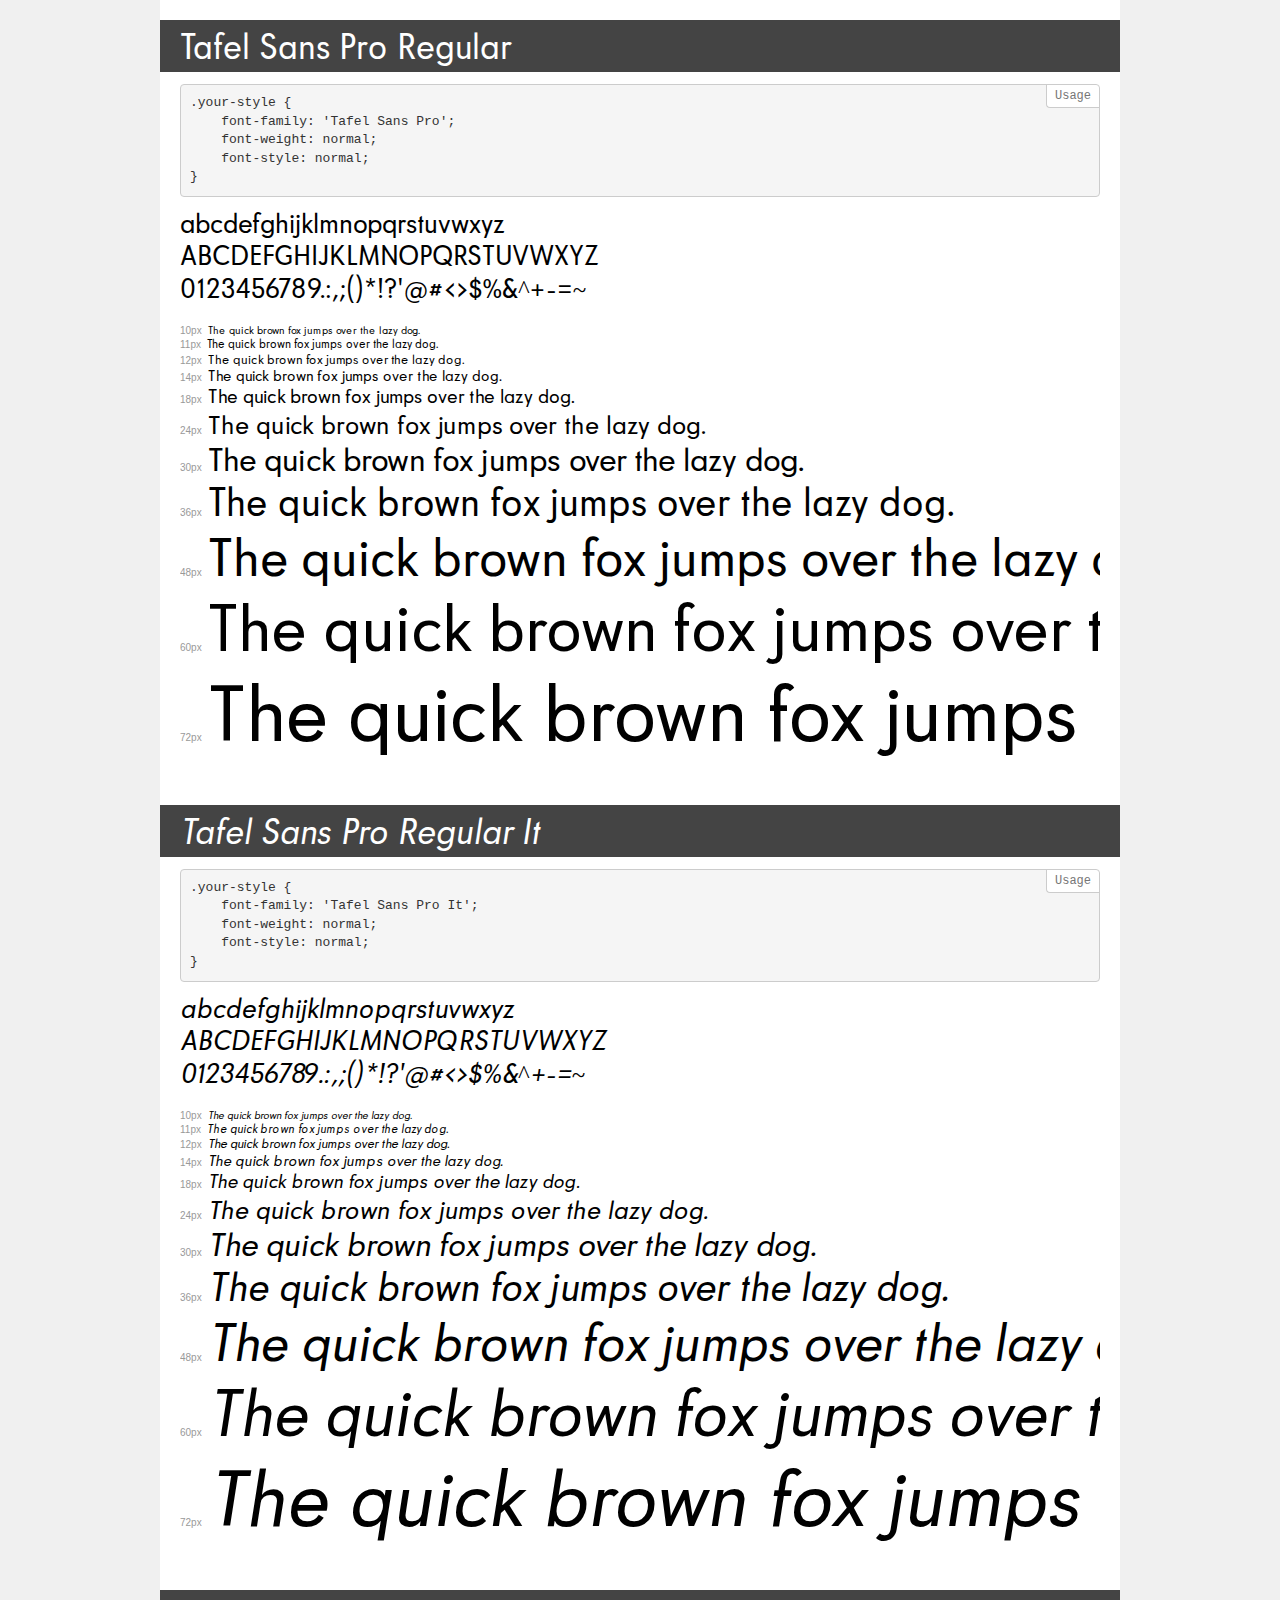
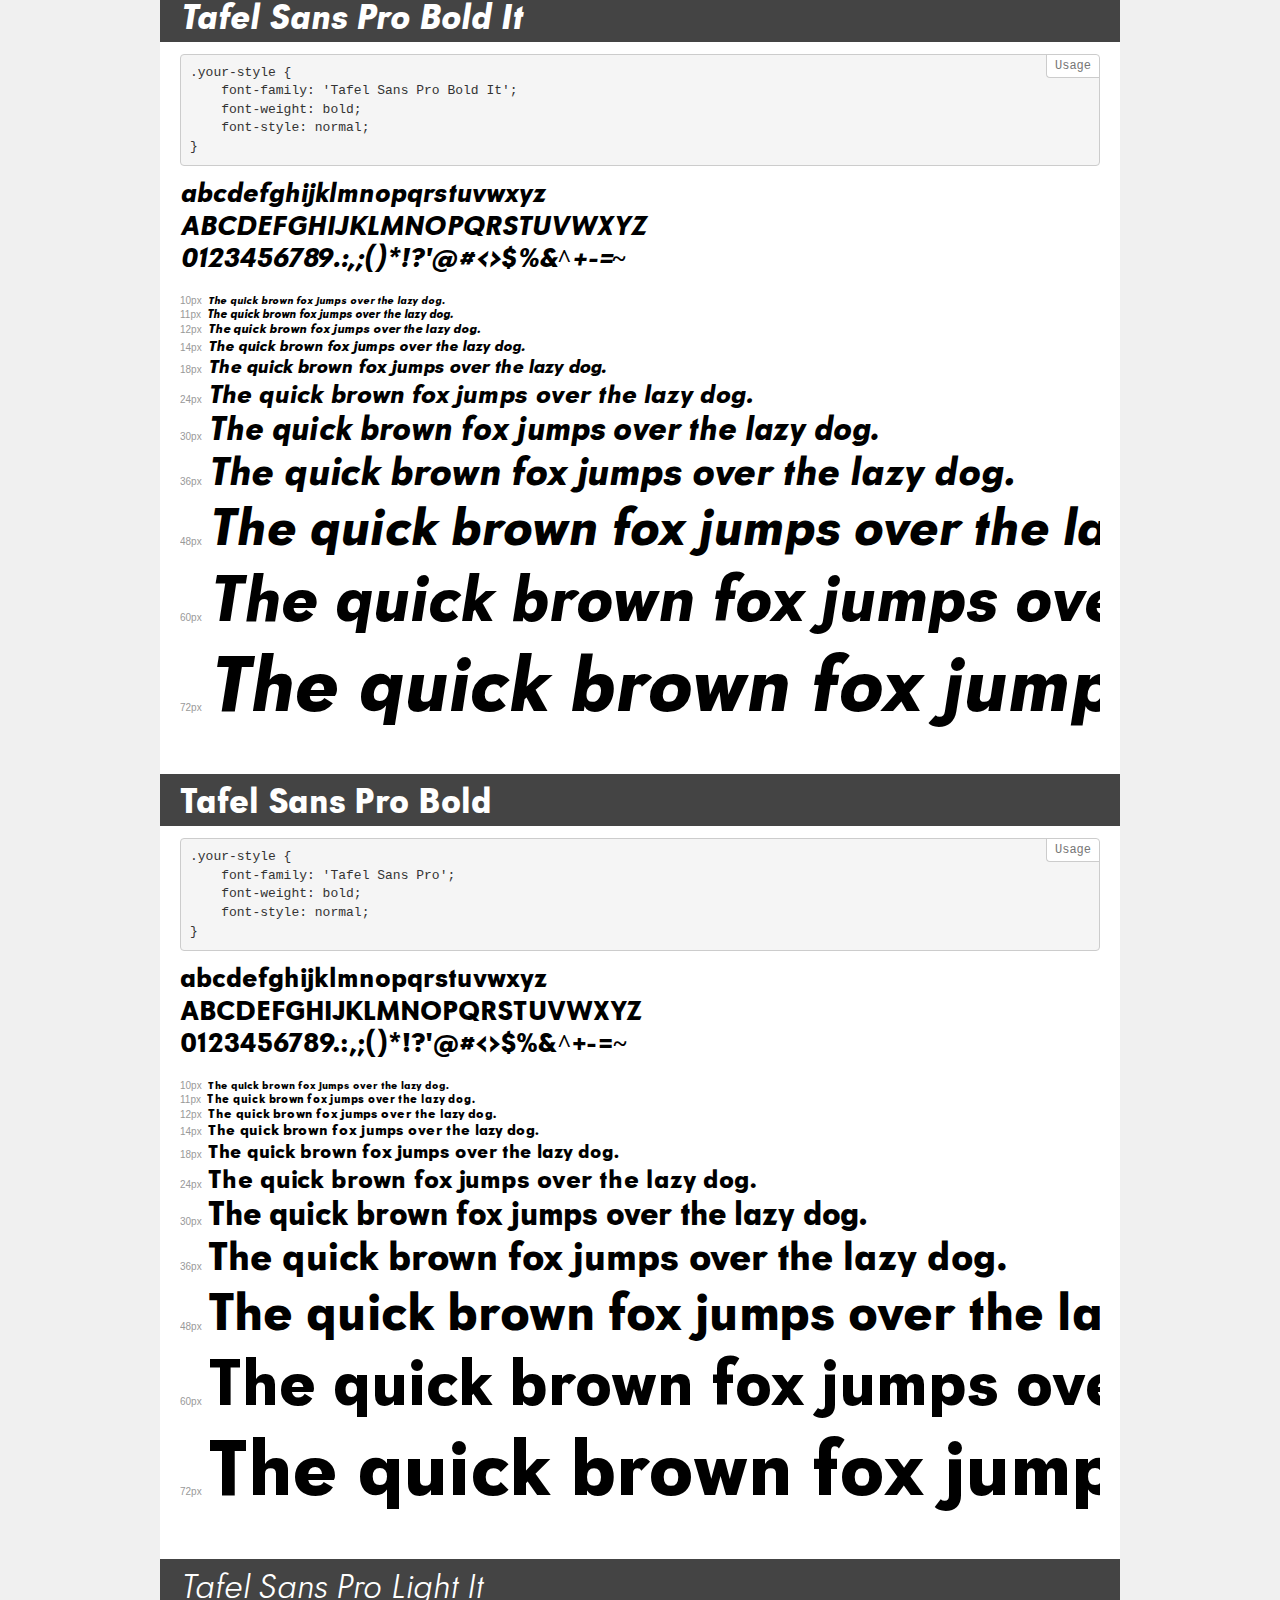
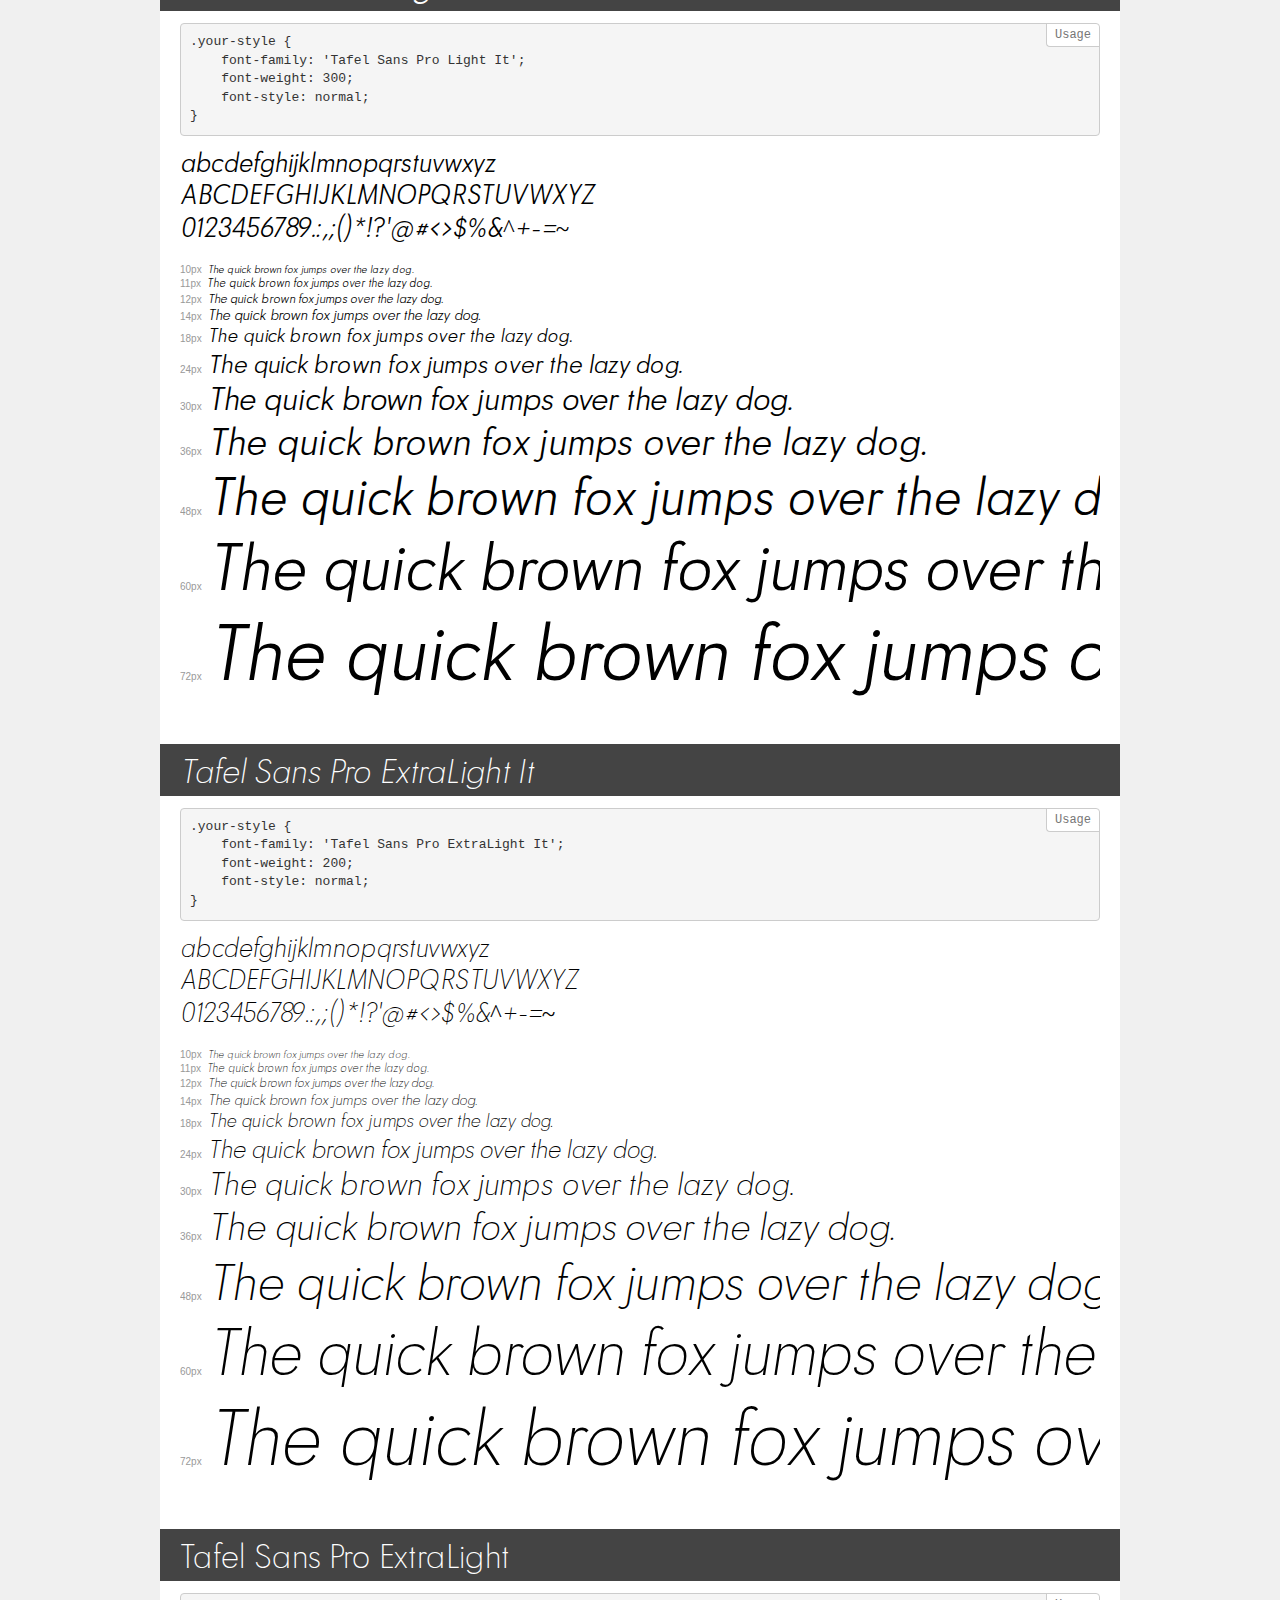
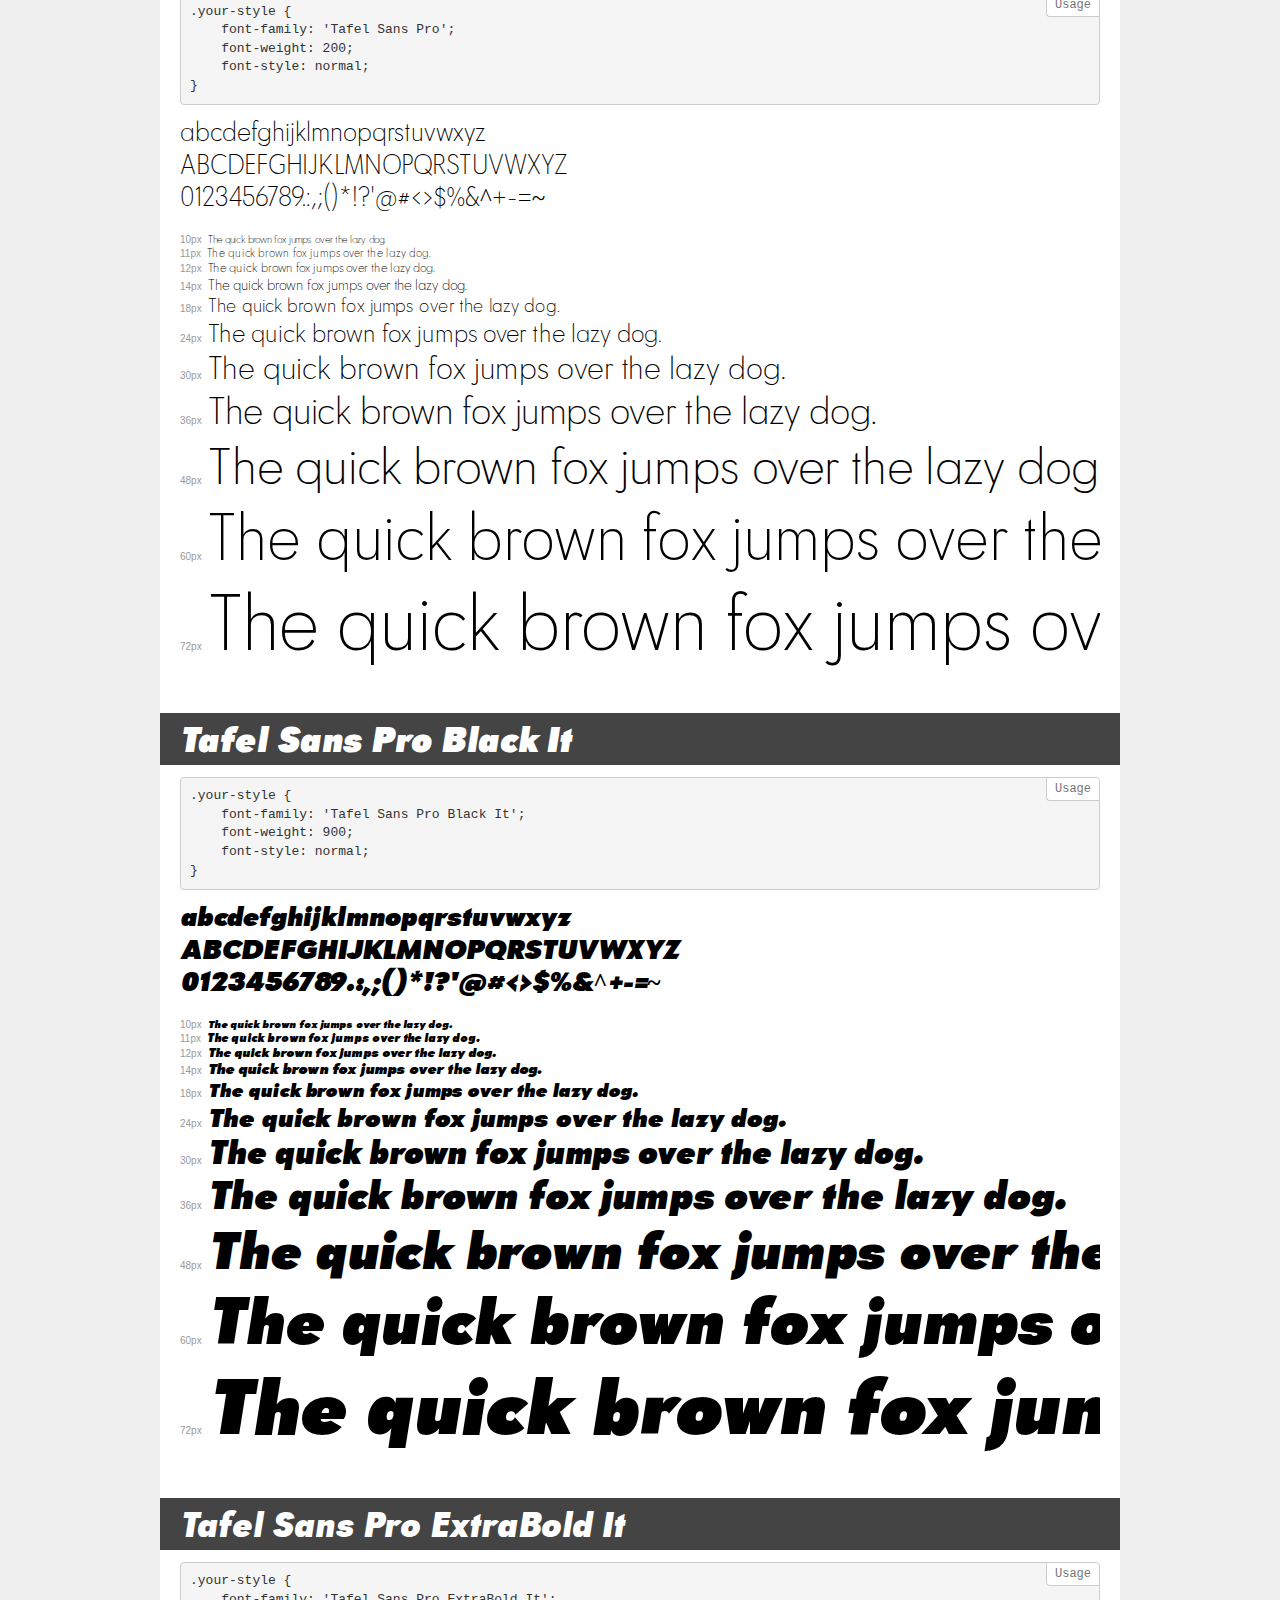
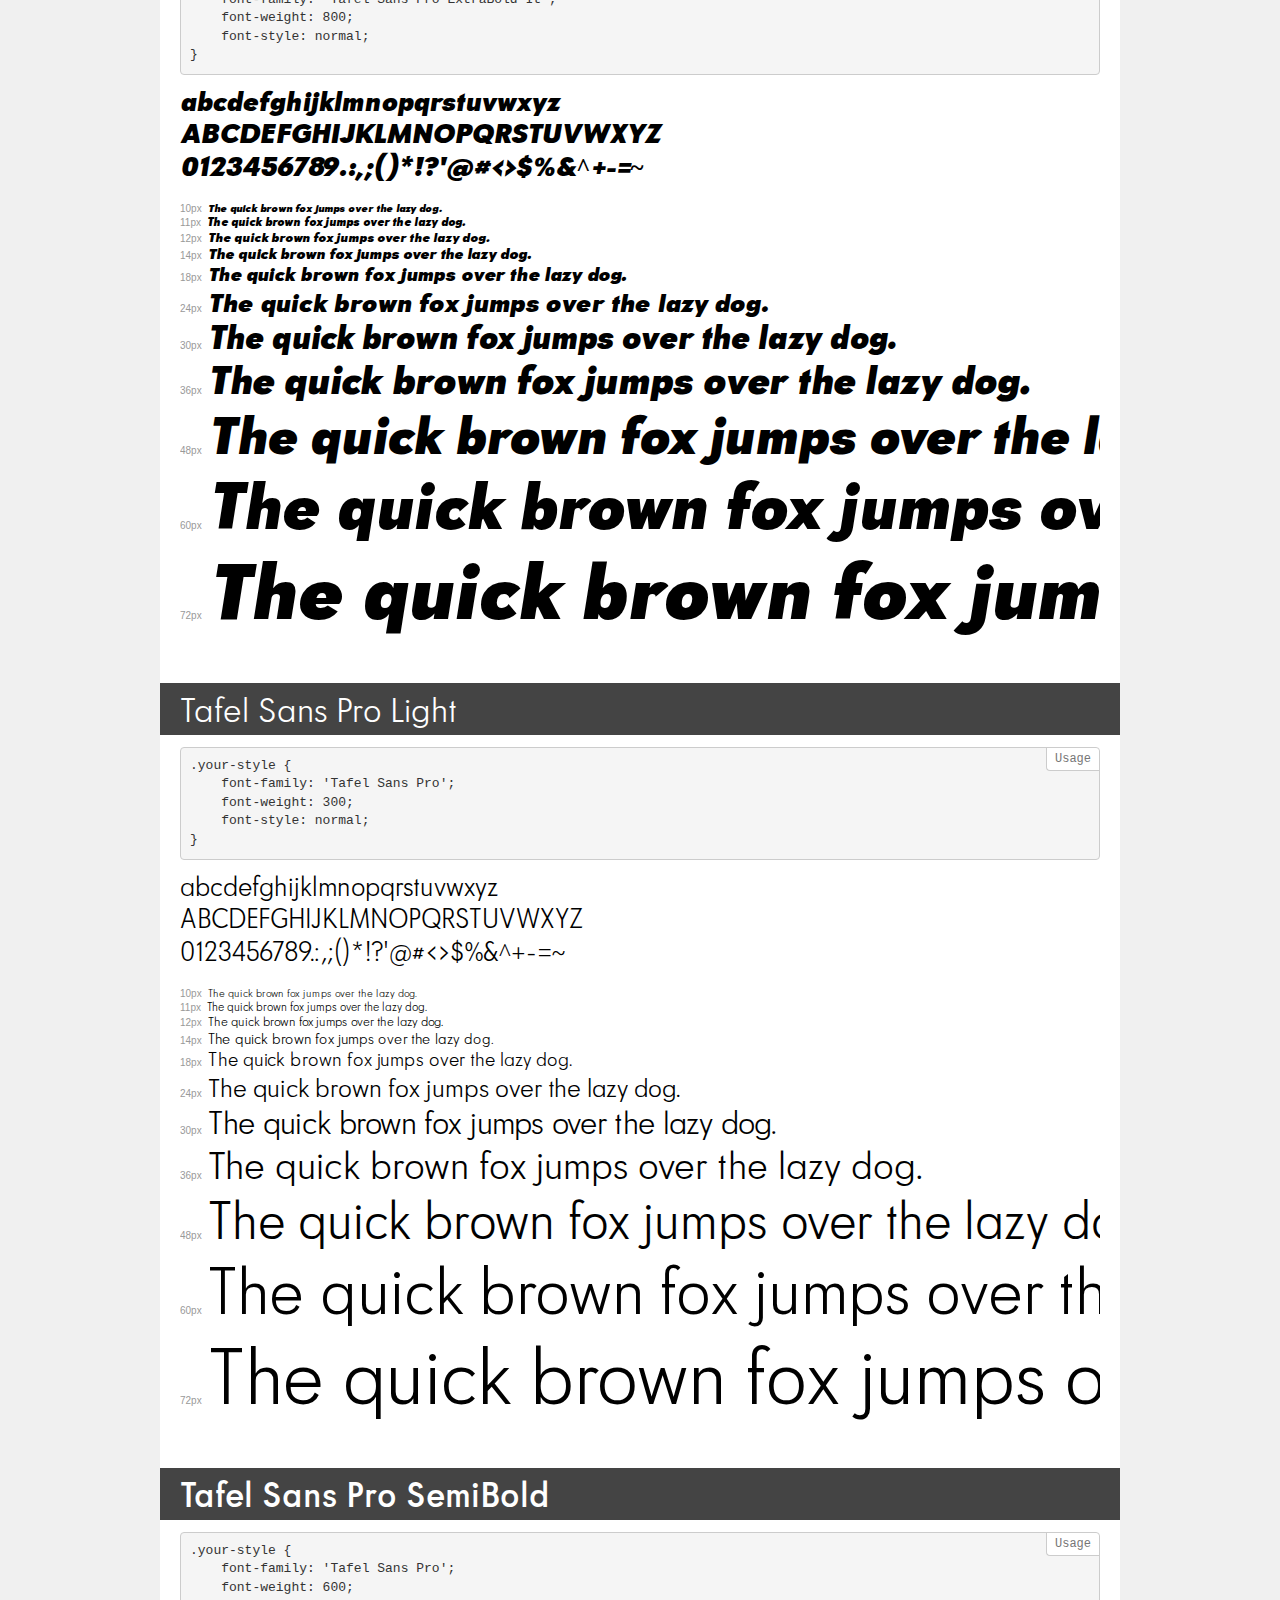
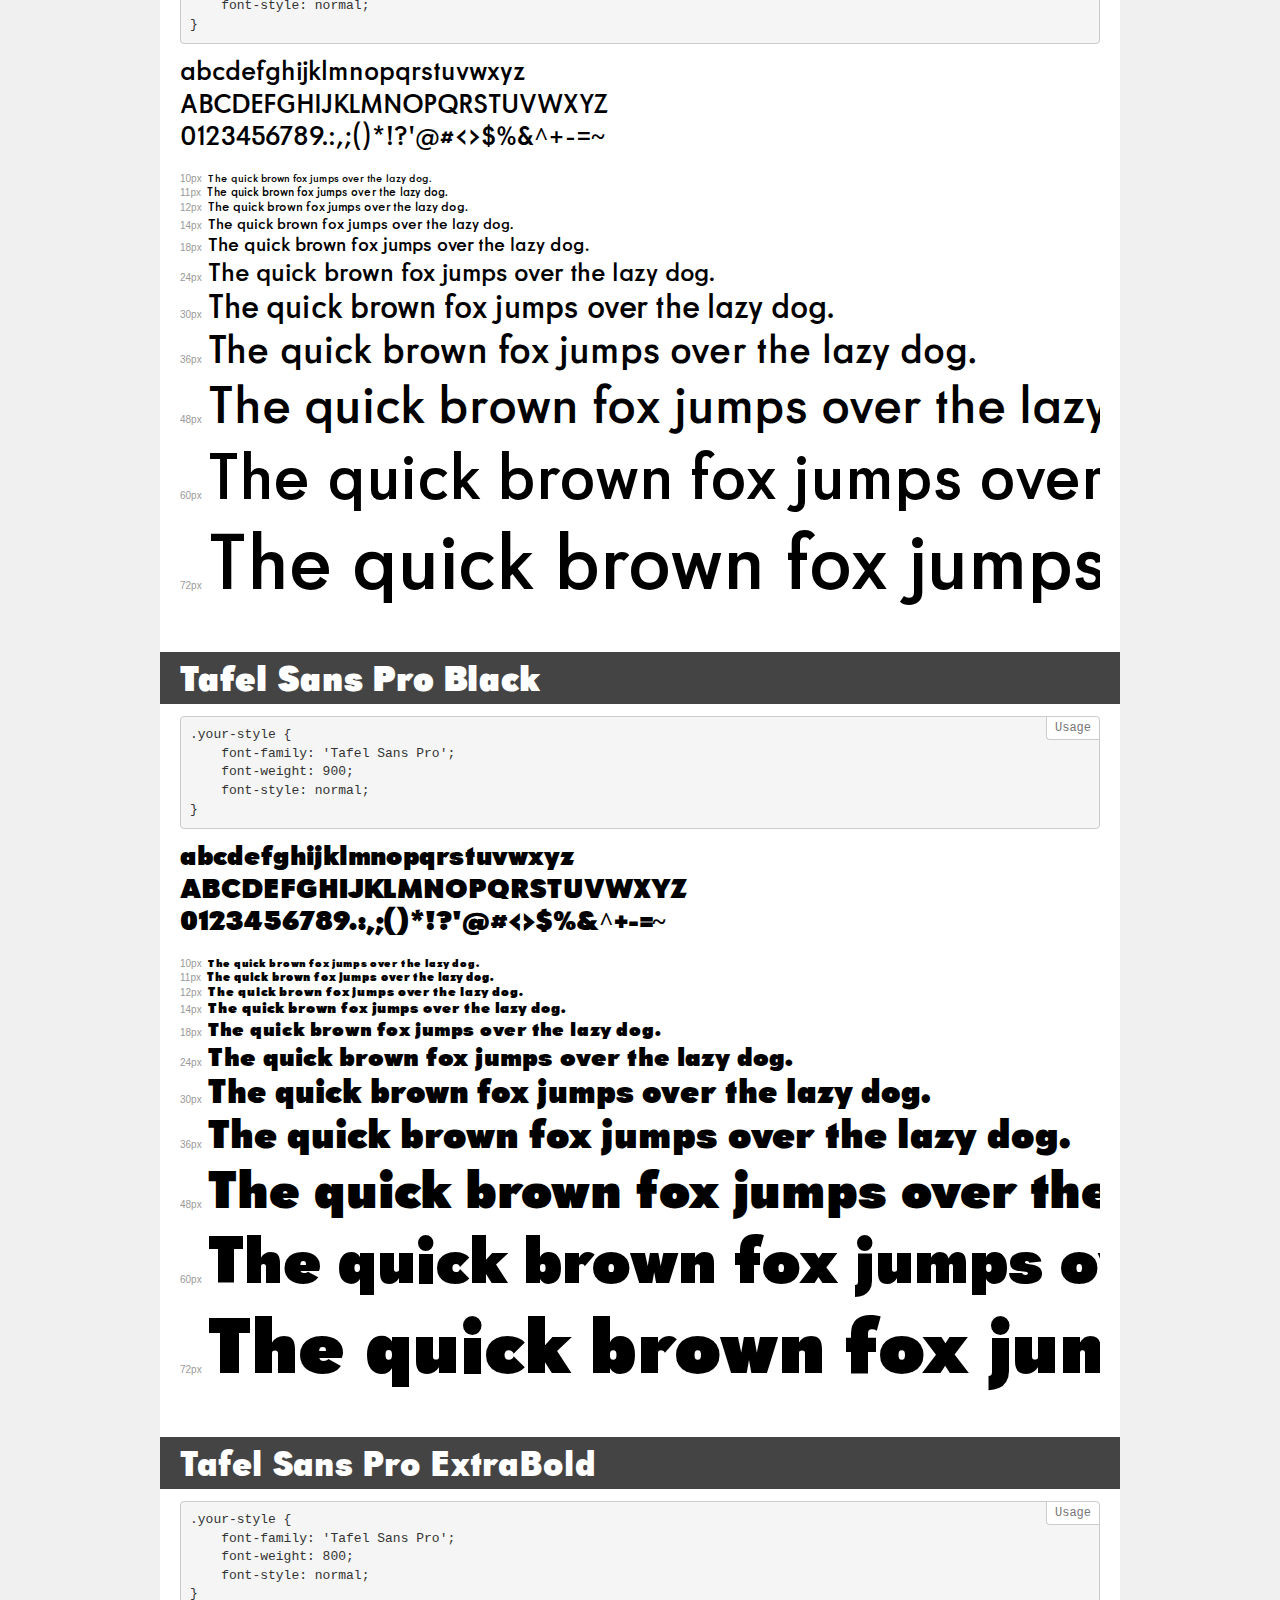
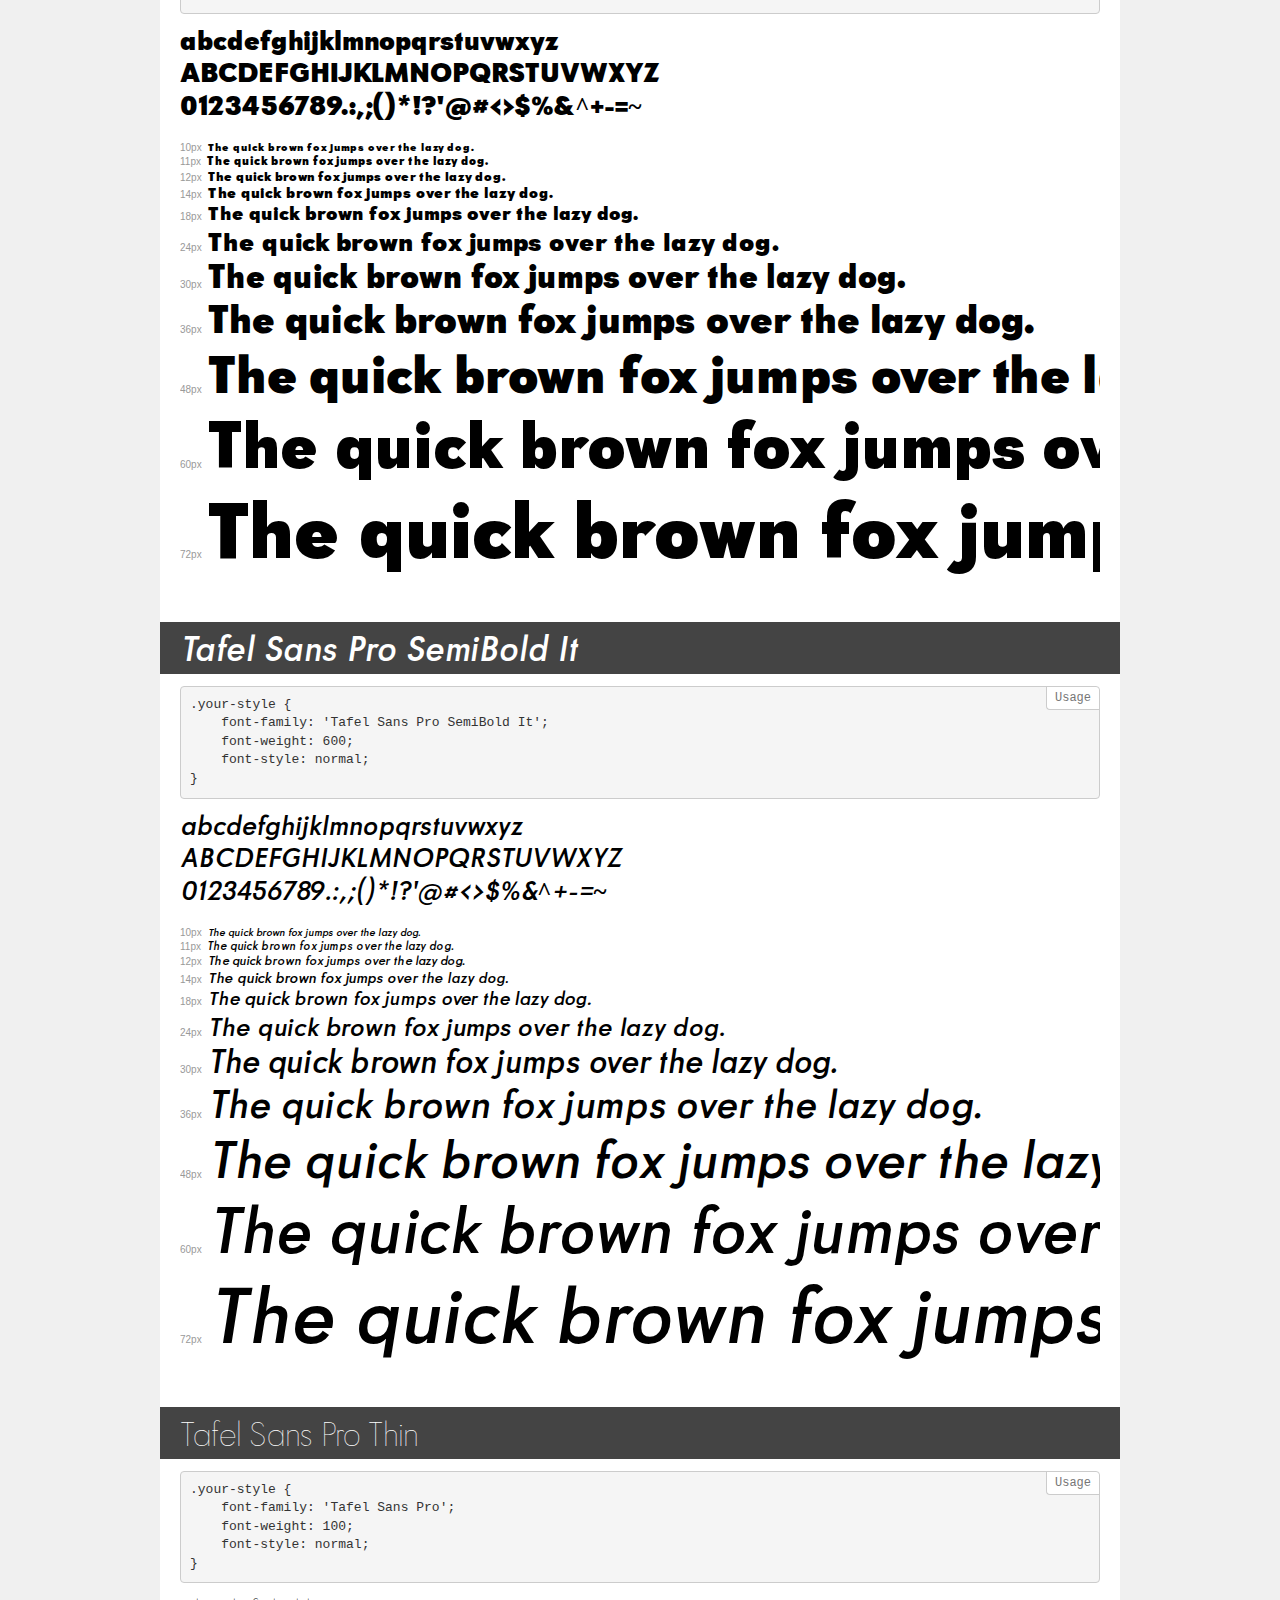
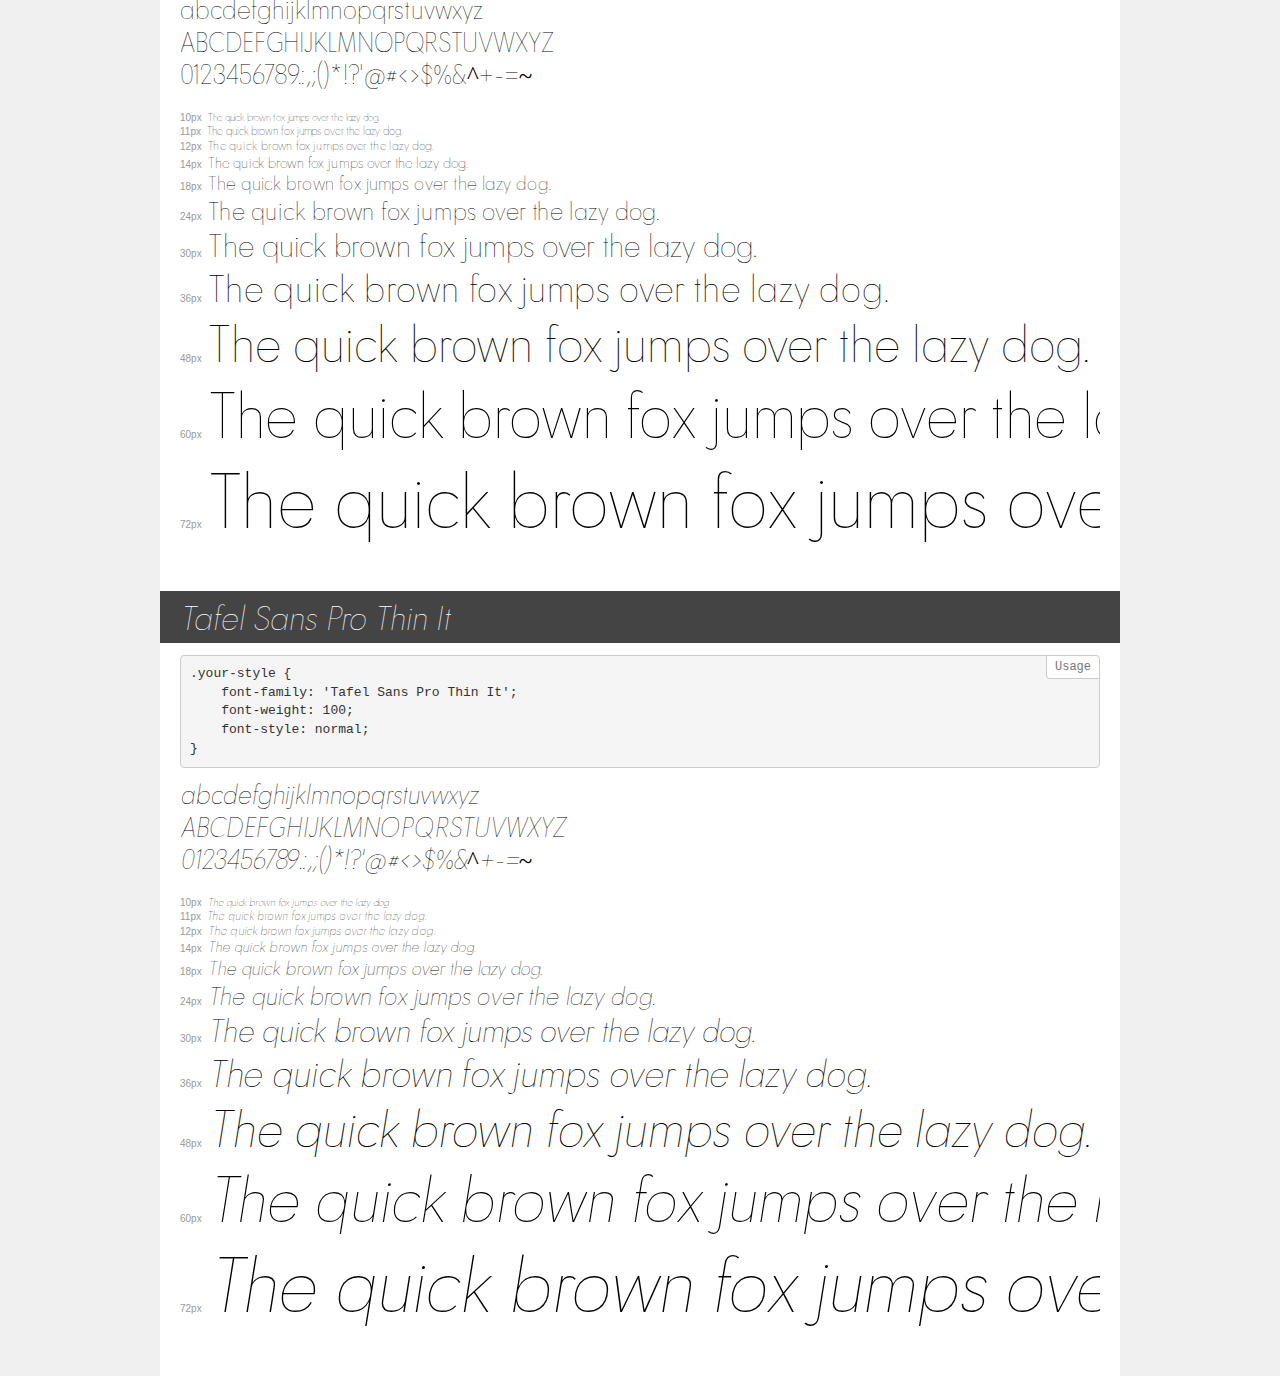
<file: assets/fonts/Tafel-Sans-Pro/demo.html>
<!DOCTYPE html>
<html lang="en">
<head>
    <meta charset="utf-8">
    <meta http-equiv="X-UA-Compatible" content="IE=edge">
    <meta name="viewport" content="width=device-width, initial-scale=1">
    <meta name="robots" content="noindex, noarchive">
    <meta name="format-detection" content="telephone=no">
    <title>Transfonter demo</title>
    <link href="stylesheet.css" rel="stylesheet">
    <style>
        /*
        http://meyerweb.com/eric/tools/css/reset/
        v2.0 | 20110126
        License: none (public domain)
        */
        html, body, div, span, applet, object, iframe,
        h1, h2, h3, h4, h5, h6, p, blockquote, pre,
        a, abbr, acronym, address, big, cite, code,
        del, dfn, em, img, ins, kbd, q, s, samp,
        small, strike, strong, sub, sup, tt, var,
        b, u, i, center,
        dl, dt, dd, ol, ul, li,
        fieldset, form, label, legend,
        table, caption, tbody, tfoot, thead, tr, th, td,
        article, aside, canvas, details, embed,
        figure, figcaption, footer, header, hgroup,
        menu, nav, output, ruby, section, summary,
        time, mark, audio, video {
            margin: 0;
            padding: 0;
            border: 0;
            font-size: 100%;
            font: inherit;
            vertical-align: baseline;
        }
        /* HTML5 display-role reset for older browsers */
        article, aside, details, figcaption, figure,
        footer, header, hgroup, menu, nav, section {
            display: block;
        }
        body {
            line-height: 1;
        }
        ol, ul {
            list-style: none;
        }
        blockquote, q {
            quotes: none;
        }
        blockquote:before, blockquote:after,
        q:before, q:after {
            content: '';
            content: none;
        }
        table {
            border-collapse: collapse;
            border-spacing: 0;
        }
        /* demo styles */
        body {
            background: #f0f0f0;
            color: #000;
        }
        .page {
            background: #fff;
            width: 920px;
            margin: 0 auto;
            padding: 20px 20px 0 20px;
            overflow: hidden;
        }
        .font-container {
            overflow-x: auto;
            overflow-y: hidden;
            margin-bottom: 40px;
            line-height: 1.3;
            white-space: nowrap;
            padding-bottom: 5px;
        }
        h1 {
            position: relative;
            background: #444;
            font-size: 32px;
            color: #fff;
            padding: 10px 20px;
            margin: 0 -20px 12px -20px;
        }
        .letters {
            font-size: 25px;
            margin-bottom: 20px;
        }
        .s10:before {
            content: '10px';
        }
        .s11:before {
            content: '11px';
        }
        .s12:before {
            content: '12px';
        }
        .s14:before {
            content: '14px';
        }
        .s18:before {
            content: '18px';
        }
        .s24:before {
            content: '24px';
        }
        .s30:before {
            content: '30px';
        }
        .s36:before {
            content: '36px';
        }
        .s48:before {
            content: '48px';
        }
        .s60:before {
            content: '60px';
        }
        .s72:before {
            content: '72px';
        }
        .s10:before, .s11:before, .s12:before, .s14:before,
        .s18:before, .s24:before, .s30:before, .s36:before,
        .s48:before, .s60:before, .s72:before {
            font-family: Arial, sans-serif;
            font-size: 10px;
            font-weight: normal;
            font-style: normal;
            color: #999;
            padding-right: 6px;
        }
        pre {
            display: block;
            position: relative;
            padding: 9px;
            margin: 0 0 10px;
            font-family: Monaco, Menlo, Consolas, "Courier New", monospace;
            font-size: 13px;
            line-height: 1.428571429;
            color: #333;
            font-weight: normal;
            font-style: normal;
            background-color: #f5f5f5;
            border: 1px solid #ccc;
            overflow-x: auto;
            border-radius: 4px;
        }
        pre:after {
            display: block;
            position: absolute;
            right: 0;
            top: 0;
            content: 'Usage';
            line-height: 1;
            padding: 5px 8px;
            font-size: 12px;
            color: #767676;
            background-color: #fff;
            border: 1px solid #ccc;
            border-right: none;
            border-top: none;
            border-radius: 0 4px 0 4px;
            z-index: 10;
        }
        /* responsive */
        @media (max-width: 959px) {
            .page {
                width: auto;
                margin: 0;
            }
        }
    </style>
</head>
<body>
<div class="page">
    <div class="demo">
        <h1 style="font-family: 'Tafel Sans Pro'; font-weight: normal; font-style: normal;">Tafel Sans Pro Regular</h1>
        <pre>.your-style {
    font-family: 'Tafel Sans Pro';
    font-weight: normal;
    font-style: normal;
}</pre>
        <div class="font-container" style="font-family: 'Tafel Sans Pro'; font-weight: normal; font-style: normal;">
            <p class="letters">
                abcdefghijklmnopqrstuvwxyz<br>
ABCDEFGHIJKLMNOPQRSTUVWXYZ<br>
                0123456789.:,;()*!?'@#<>$%&^+-=~
            </p>
            <p class="s10" style="font-size: 10px;">The quick brown fox jumps over the lazy dog.</p>
            <p class="s11" style="font-size: 11px;">The quick brown fox jumps over the lazy dog.</p>
            <p class="s12" style="font-size: 12px;">The quick brown fox jumps over the lazy dog.</p>
            <p class="s14" style="font-size: 14px;">The quick brown fox jumps over the lazy dog.</p>
            <p class="s18" style="font-size: 18px;">The quick brown fox jumps over the lazy dog.</p>
            <p class="s24" style="font-size: 24px;">The quick brown fox jumps over the lazy dog.</p>
            <p class="s30" style="font-size: 30px;">The quick brown fox jumps over the lazy dog.</p>
            <p class="s36" style="font-size: 36px;">The quick brown fox jumps over the lazy dog.</p>
            <p class="s48" style="font-size: 48px;">The quick brown fox jumps over the lazy dog.</p>
            <p class="s60" style="font-size: 60px;">The quick brown fox jumps over the lazy dog.</p>
            <p class="s72" style="font-size: 72px;">The quick brown fox jumps over the lazy dog.</p>
        </div>
    </div>
    <div class="demo">
        <h1 style="font-family: 'Tafel Sans Pro It'; font-weight: normal; font-style: normal;">Tafel Sans Pro Regular It</h1>
        <pre>.your-style {
    font-family: 'Tafel Sans Pro It';
    font-weight: normal;
    font-style: normal;
}</pre>
        <div class="font-container" style="font-family: 'Tafel Sans Pro It'; font-weight: normal; font-style: normal;">
            <p class="letters">
                abcdefghijklmnopqrstuvwxyz<br>
ABCDEFGHIJKLMNOPQRSTUVWXYZ<br>
                0123456789.:,;()*!?'@#<>$%&^+-=~
            </p>
            <p class="s10" style="font-size: 10px;">The quick brown fox jumps over the lazy dog.</p>
            <p class="s11" style="font-size: 11px;">The quick brown fox jumps over the lazy dog.</p>
            <p class="s12" style="font-size: 12px;">The quick brown fox jumps over the lazy dog.</p>
            <p class="s14" style="font-size: 14px;">The quick brown fox jumps over the lazy dog.</p>
            <p class="s18" style="font-size: 18px;">The quick brown fox jumps over the lazy dog.</p>
            <p class="s24" style="font-size: 24px;">The quick brown fox jumps over the lazy dog.</p>
            <p class="s30" style="font-size: 30px;">The quick brown fox jumps over the lazy dog.</p>
            <p class="s36" style="font-size: 36px;">The quick brown fox jumps over the lazy dog.</p>
            <p class="s48" style="font-size: 48px;">The quick brown fox jumps over the lazy dog.</p>
            <p class="s60" style="font-size: 60px;">The quick brown fox jumps over the lazy dog.</p>
            <p class="s72" style="font-size: 72px;">The quick brown fox jumps over the lazy dog.</p>
        </div>
    </div>
    <div class="demo">
        <h1 style="font-family: 'Tafel Sans Pro Bold It'; font-weight: bold; font-style: normal;">Tafel Sans Pro Bold It</h1>
        <pre>.your-style {
    font-family: 'Tafel Sans Pro Bold It';
    font-weight: bold;
    font-style: normal;
}</pre>
        <div class="font-container" style="font-family: 'Tafel Sans Pro Bold It'; font-weight: bold; font-style: normal;">
            <p class="letters">
                abcdefghijklmnopqrstuvwxyz<br>
ABCDEFGHIJKLMNOPQRSTUVWXYZ<br>
                0123456789.:,;()*!?'@#<>$%&^+-=~
            </p>
            <p class="s10" style="font-size: 10px;">The quick brown fox jumps over the lazy dog.</p>
            <p class="s11" style="font-size: 11px;">The quick brown fox jumps over the lazy dog.</p>
            <p class="s12" style="font-size: 12px;">The quick brown fox jumps over the lazy dog.</p>
            <p class="s14" style="font-size: 14px;">The quick brown fox jumps over the lazy dog.</p>
            <p class="s18" style="font-size: 18px;">The quick brown fox jumps over the lazy dog.</p>
            <p class="s24" style="font-size: 24px;">The quick brown fox jumps over the lazy dog.</p>
            <p class="s30" style="font-size: 30px;">The quick brown fox jumps over the lazy dog.</p>
            <p class="s36" style="font-size: 36px;">The quick brown fox jumps over the lazy dog.</p>
            <p class="s48" style="font-size: 48px;">The quick brown fox jumps over the lazy dog.</p>
            <p class="s60" style="font-size: 60px;">The quick brown fox jumps over the lazy dog.</p>
            <p class="s72" style="font-size: 72px;">The quick brown fox jumps over the lazy dog.</p>
        </div>
    </div>
    <div class="demo">
        <h1 style="font-family: 'Tafel Sans Pro'; font-weight: bold; font-style: normal;">Tafel Sans Pro Bold</h1>
        <pre>.your-style {
    font-family: 'Tafel Sans Pro';
    font-weight: bold;
    font-style: normal;
}</pre>
        <div class="font-container" style="font-family: 'Tafel Sans Pro'; font-weight: bold; font-style: normal;">
            <p class="letters">
                abcdefghijklmnopqrstuvwxyz<br>
ABCDEFGHIJKLMNOPQRSTUVWXYZ<br>
                0123456789.:,;()*!?'@#<>$%&^+-=~
            </p>
            <p class="s10" style="font-size: 10px;">The quick brown fox jumps over the lazy dog.</p>
            <p class="s11" style="font-size: 11px;">The quick brown fox jumps over the lazy dog.</p>
            <p class="s12" style="font-size: 12px;">The quick brown fox jumps over the lazy dog.</p>
            <p class="s14" style="font-size: 14px;">The quick brown fox jumps over the lazy dog.</p>
            <p class="s18" style="font-size: 18px;">The quick brown fox jumps over the lazy dog.</p>
            <p class="s24" style="font-size: 24px;">The quick brown fox jumps over the lazy dog.</p>
            <p class="s30" style="font-size: 30px;">The quick brown fox jumps over the lazy dog.</p>
            <p class="s36" style="font-size: 36px;">The quick brown fox jumps over the lazy dog.</p>
            <p class="s48" style="font-size: 48px;">The quick brown fox jumps over the lazy dog.</p>
            <p class="s60" style="font-size: 60px;">The quick brown fox jumps over the lazy dog.</p>
            <p class="s72" style="font-size: 72px;">The quick brown fox jumps over the lazy dog.</p>
        </div>
    </div>
    <div class="demo">
        <h1 style="font-family: 'Tafel Sans Pro Light It'; font-weight: 300; font-style: normal;">Tafel Sans Pro Light It</h1>
        <pre>.your-style {
    font-family: 'Tafel Sans Pro Light It';
    font-weight: 300;
    font-style: normal;
}</pre>
        <div class="font-container" style="font-family: 'Tafel Sans Pro Light It'; font-weight: 300; font-style: normal;">
            <p class="letters">
                abcdefghijklmnopqrstuvwxyz<br>
ABCDEFGHIJKLMNOPQRSTUVWXYZ<br>
                0123456789.:,;()*!?'@#<>$%&^+-=~
            </p>
            <p class="s10" style="font-size: 10px;">The quick brown fox jumps over the lazy dog.</p>
            <p class="s11" style="font-size: 11px;">The quick brown fox jumps over the lazy dog.</p>
            <p class="s12" style="font-size: 12px;">The quick brown fox jumps over the lazy dog.</p>
            <p class="s14" style="font-size: 14px;">The quick brown fox jumps over the lazy dog.</p>
            <p class="s18" style="font-size: 18px;">The quick brown fox jumps over the lazy dog.</p>
            <p class="s24" style="font-size: 24px;">The quick brown fox jumps over the lazy dog.</p>
            <p class="s30" style="font-size: 30px;">The quick brown fox jumps over the lazy dog.</p>
            <p class="s36" style="font-size: 36px;">The quick brown fox jumps over the lazy dog.</p>
            <p class="s48" style="font-size: 48px;">The quick brown fox jumps over the lazy dog.</p>
            <p class="s60" style="font-size: 60px;">The quick brown fox jumps over the lazy dog.</p>
            <p class="s72" style="font-size: 72px;">The quick brown fox jumps over the lazy dog.</p>
        </div>
    </div>
    <div class="demo">
        <h1 style="font-family: 'Tafel Sans Pro ExtraLight It'; font-weight: 200; font-style: normal;">Tafel Sans Pro ExtraLight It</h1>
        <pre>.your-style {
    font-family: 'Tafel Sans Pro ExtraLight It';
    font-weight: 200;
    font-style: normal;
}</pre>
        <div class="font-container" style="font-family: 'Tafel Sans Pro ExtraLight It'; font-weight: 200; font-style: normal;">
            <p class="letters">
                abcdefghijklmnopqrstuvwxyz<br>
ABCDEFGHIJKLMNOPQRSTUVWXYZ<br>
                0123456789.:,;()*!?'@#<>$%&^+-=~
            </p>
            <p class="s10" style="font-size: 10px;">The quick brown fox jumps over the lazy dog.</p>
            <p class="s11" style="font-size: 11px;">The quick brown fox jumps over the lazy dog.</p>
            <p class="s12" style="font-size: 12px;">The quick brown fox jumps over the lazy dog.</p>
            <p class="s14" style="font-size: 14px;">The quick brown fox jumps over the lazy dog.</p>
            <p class="s18" style="font-size: 18px;">The quick brown fox jumps over the lazy dog.</p>
            <p class="s24" style="font-size: 24px;">The quick brown fox jumps over the lazy dog.</p>
            <p class="s30" style="font-size: 30px;">The quick brown fox jumps over the lazy dog.</p>
            <p class="s36" style="font-size: 36px;">The quick brown fox jumps over the lazy dog.</p>
            <p class="s48" style="font-size: 48px;">The quick brown fox jumps over the lazy dog.</p>
            <p class="s60" style="font-size: 60px;">The quick brown fox jumps over the lazy dog.</p>
            <p class="s72" style="font-size: 72px;">The quick brown fox jumps over the lazy dog.</p>
        </div>
    </div>
    <div class="demo">
        <h1 style="font-family: 'Tafel Sans Pro'; font-weight: 200; font-style: normal;">Tafel Sans Pro ExtraLight</h1>
        <pre>.your-style {
    font-family: 'Tafel Sans Pro';
    font-weight: 200;
    font-style: normal;
}</pre>
        <div class="font-container" style="font-family: 'Tafel Sans Pro'; font-weight: 200; font-style: normal;">
            <p class="letters">
                abcdefghijklmnopqrstuvwxyz<br>
ABCDEFGHIJKLMNOPQRSTUVWXYZ<br>
                0123456789.:,;()*!?'@#<>$%&^+-=~
            </p>
            <p class="s10" style="font-size: 10px;">The quick brown fox jumps over the lazy dog.</p>
            <p class="s11" style="font-size: 11px;">The quick brown fox jumps over the lazy dog.</p>
            <p class="s12" style="font-size: 12px;">The quick brown fox jumps over the lazy dog.</p>
            <p class="s14" style="font-size: 14px;">The quick brown fox jumps over the lazy dog.</p>
            <p class="s18" style="font-size: 18px;">The quick brown fox jumps over the lazy dog.</p>
            <p class="s24" style="font-size: 24px;">The quick brown fox jumps over the lazy dog.</p>
            <p class="s30" style="font-size: 30px;">The quick brown fox jumps over the lazy dog.</p>
            <p class="s36" style="font-size: 36px;">The quick brown fox jumps over the lazy dog.</p>
            <p class="s48" style="font-size: 48px;">The quick brown fox jumps over the lazy dog.</p>
            <p class="s60" style="font-size: 60px;">The quick brown fox jumps over the lazy dog.</p>
            <p class="s72" style="font-size: 72px;">The quick brown fox jumps over the lazy dog.</p>
        </div>
    </div>
    <div class="demo">
        <h1 style="font-family: 'Tafel Sans Pro Black It'; font-weight: 900; font-style: normal;">Tafel Sans Pro Black It</h1>
        <pre>.your-style {
    font-family: 'Tafel Sans Pro Black It';
    font-weight: 900;
    font-style: normal;
}</pre>
        <div class="font-container" style="font-family: 'Tafel Sans Pro Black It'; font-weight: 900; font-style: normal;">
            <p class="letters">
                abcdefghijklmnopqrstuvwxyz<br>
ABCDEFGHIJKLMNOPQRSTUVWXYZ<br>
                0123456789.:,;()*!?'@#<>$%&^+-=~
            </p>
            <p class="s10" style="font-size: 10px;">The quick brown fox jumps over the lazy dog.</p>
            <p class="s11" style="font-size: 11px;">The quick brown fox jumps over the lazy dog.</p>
            <p class="s12" style="font-size: 12px;">The quick brown fox jumps over the lazy dog.</p>
            <p class="s14" style="font-size: 14px;">The quick brown fox jumps over the lazy dog.</p>
            <p class="s18" style="font-size: 18px;">The quick brown fox jumps over the lazy dog.</p>
            <p class="s24" style="font-size: 24px;">The quick brown fox jumps over the lazy dog.</p>
            <p class="s30" style="font-size: 30px;">The quick brown fox jumps over the lazy dog.</p>
            <p class="s36" style="font-size: 36px;">The quick brown fox jumps over the lazy dog.</p>
            <p class="s48" style="font-size: 48px;">The quick brown fox jumps over the lazy dog.</p>
            <p class="s60" style="font-size: 60px;">The quick brown fox jumps over the lazy dog.</p>
            <p class="s72" style="font-size: 72px;">The quick brown fox jumps over the lazy dog.</p>
        </div>
    </div>
    <div class="demo">
        <h1 style="font-family: 'Tafel Sans Pro ExtraBold It'; font-weight: 800; font-style: normal;">Tafel Sans Pro ExtraBold It</h1>
        <pre>.your-style {
    font-family: 'Tafel Sans Pro ExtraBold It';
    font-weight: 800;
    font-style: normal;
}</pre>
        <div class="font-container" style="font-family: 'Tafel Sans Pro ExtraBold It'; font-weight: 800; font-style: normal;">
            <p class="letters">
                abcdefghijklmnopqrstuvwxyz<br>
ABCDEFGHIJKLMNOPQRSTUVWXYZ<br>
                0123456789.:,;()*!?'@#<>$%&^+-=~
            </p>
            <p class="s10" style="font-size: 10px;">The quick brown fox jumps over the lazy dog.</p>
            <p class="s11" style="font-size: 11px;">The quick brown fox jumps over the lazy dog.</p>
            <p class="s12" style="font-size: 12px;">The quick brown fox jumps over the lazy dog.</p>
            <p class="s14" style="font-size: 14px;">The quick brown fox jumps over the lazy dog.</p>
            <p class="s18" style="font-size: 18px;">The quick brown fox jumps over the lazy dog.</p>
            <p class="s24" style="font-size: 24px;">The quick brown fox jumps over the lazy dog.</p>
            <p class="s30" style="font-size: 30px;">The quick brown fox jumps over the lazy dog.</p>
            <p class="s36" style="font-size: 36px;">The quick brown fox jumps over the lazy dog.</p>
            <p class="s48" style="font-size: 48px;">The quick brown fox jumps over the lazy dog.</p>
            <p class="s60" style="font-size: 60px;">The quick brown fox jumps over the lazy dog.</p>
            <p class="s72" style="font-size: 72px;">The quick brown fox jumps over the lazy dog.</p>
        </div>
    </div>
    <div class="demo">
        <h1 style="font-family: 'Tafel Sans Pro'; font-weight: 300; font-style: normal;">Tafel Sans Pro Light</h1>
        <pre>.your-style {
    font-family: 'Tafel Sans Pro';
    font-weight: 300;
    font-style: normal;
}</pre>
        <div class="font-container" style="font-family: 'Tafel Sans Pro'; font-weight: 300; font-style: normal;">
            <p class="letters">
                abcdefghijklmnopqrstuvwxyz<br>
ABCDEFGHIJKLMNOPQRSTUVWXYZ<br>
                0123456789.:,;()*!?'@#<>$%&^+-=~
            </p>
            <p class="s10" style="font-size: 10px;">The quick brown fox jumps over the lazy dog.</p>
            <p class="s11" style="font-size: 11px;">The quick brown fox jumps over the lazy dog.</p>
            <p class="s12" style="font-size: 12px;">The quick brown fox jumps over the lazy dog.</p>
            <p class="s14" style="font-size: 14px;">The quick brown fox jumps over the lazy dog.</p>
            <p class="s18" style="font-size: 18px;">The quick brown fox jumps over the lazy dog.</p>
            <p class="s24" style="font-size: 24px;">The quick brown fox jumps over the lazy dog.</p>
            <p class="s30" style="font-size: 30px;">The quick brown fox jumps over the lazy dog.</p>
            <p class="s36" style="font-size: 36px;">The quick brown fox jumps over the lazy dog.</p>
            <p class="s48" style="font-size: 48px;">The quick brown fox jumps over the lazy dog.</p>
            <p class="s60" style="font-size: 60px;">The quick brown fox jumps over the lazy dog.</p>
            <p class="s72" style="font-size: 72px;">The quick brown fox jumps over the lazy dog.</p>
        </div>
    </div>
    <div class="demo">
        <h1 style="font-family: 'Tafel Sans Pro'; font-weight: 600; font-style: normal;">Tafel Sans Pro SemiBold</h1>
        <pre>.your-style {
    font-family: 'Tafel Sans Pro';
    font-weight: 600;
    font-style: normal;
}</pre>
        <div class="font-container" style="font-family: 'Tafel Sans Pro'; font-weight: 600; font-style: normal;">
            <p class="letters">
                abcdefghijklmnopqrstuvwxyz<br>
ABCDEFGHIJKLMNOPQRSTUVWXYZ<br>
                0123456789.:,;()*!?'@#<>$%&^+-=~
            </p>
            <p class="s10" style="font-size: 10px;">The quick brown fox jumps over the lazy dog.</p>
            <p class="s11" style="font-size: 11px;">The quick brown fox jumps over the lazy dog.</p>
            <p class="s12" style="font-size: 12px;">The quick brown fox jumps over the lazy dog.</p>
            <p class="s14" style="font-size: 14px;">The quick brown fox jumps over the lazy dog.</p>
            <p class="s18" style="font-size: 18px;">The quick brown fox jumps over the lazy dog.</p>
            <p class="s24" style="font-size: 24px;">The quick brown fox jumps over the lazy dog.</p>
            <p class="s30" style="font-size: 30px;">The quick brown fox jumps over the lazy dog.</p>
            <p class="s36" style="font-size: 36px;">The quick brown fox jumps over the lazy dog.</p>
            <p class="s48" style="font-size: 48px;">The quick brown fox jumps over the lazy dog.</p>
            <p class="s60" style="font-size: 60px;">The quick brown fox jumps over the lazy dog.</p>
            <p class="s72" style="font-size: 72px;">The quick brown fox jumps over the lazy dog.</p>
        </div>
    </div>
    <div class="demo">
        <h1 style="font-family: 'Tafel Sans Pro'; font-weight: 900; font-style: normal;">Tafel Sans Pro Black</h1>
        <pre>.your-style {
    font-family: 'Tafel Sans Pro';
    font-weight: 900;
    font-style: normal;
}</pre>
        <div class="font-container" style="font-family: 'Tafel Sans Pro'; font-weight: 900; font-style: normal;">
            <p class="letters">
                abcdefghijklmnopqrstuvwxyz<br>
ABCDEFGHIJKLMNOPQRSTUVWXYZ<br>
                0123456789.:,;()*!?'@#<>$%&^+-=~
            </p>
            <p class="s10" style="font-size: 10px;">The quick brown fox jumps over the lazy dog.</p>
            <p class="s11" style="font-size: 11px;">The quick brown fox jumps over the lazy dog.</p>
            <p class="s12" style="font-size: 12px;">The quick brown fox jumps over the lazy dog.</p>
            <p class="s14" style="font-size: 14px;">The quick brown fox jumps over the lazy dog.</p>
            <p class="s18" style="font-size: 18px;">The quick brown fox jumps over the lazy dog.</p>
            <p class="s24" style="font-size: 24px;">The quick brown fox jumps over the lazy dog.</p>
            <p class="s30" style="font-size: 30px;">The quick brown fox jumps over the lazy dog.</p>
            <p class="s36" style="font-size: 36px;">The quick brown fox jumps over the lazy dog.</p>
            <p class="s48" style="font-size: 48px;">The quick brown fox jumps over the lazy dog.</p>
            <p class="s60" style="font-size: 60px;">The quick brown fox jumps over the lazy dog.</p>
            <p class="s72" style="font-size: 72px;">The quick brown fox jumps over the lazy dog.</p>
        </div>
    </div>
    <div class="demo">
        <h1 style="font-family: 'Tafel Sans Pro'; font-weight: 800; font-style: normal;">Tafel Sans Pro ExtraBold</h1>
        <pre>.your-style {
    font-family: 'Tafel Sans Pro';
    font-weight: 800;
    font-style: normal;
}</pre>
        <div class="font-container" style="font-family: 'Tafel Sans Pro'; font-weight: 800; font-style: normal;">
            <p class="letters">
                abcdefghijklmnopqrstuvwxyz<br>
ABCDEFGHIJKLMNOPQRSTUVWXYZ<br>
                0123456789.:,;()*!?'@#<>$%&^+-=~
            </p>
            <p class="s10" style="font-size: 10px;">The quick brown fox jumps over the lazy dog.</p>
            <p class="s11" style="font-size: 11px;">The quick brown fox jumps over the lazy dog.</p>
            <p class="s12" style="font-size: 12px;">The quick brown fox jumps over the lazy dog.</p>
            <p class="s14" style="font-size: 14px;">The quick brown fox jumps over the lazy dog.</p>
            <p class="s18" style="font-size: 18px;">The quick brown fox jumps over the lazy dog.</p>
            <p class="s24" style="font-size: 24px;">The quick brown fox jumps over the lazy dog.</p>
            <p class="s30" style="font-size: 30px;">The quick brown fox jumps over the lazy dog.</p>
            <p class="s36" style="font-size: 36px;">The quick brown fox jumps over the lazy dog.</p>
            <p class="s48" style="font-size: 48px;">The quick brown fox jumps over the lazy dog.</p>
            <p class="s60" style="font-size: 60px;">The quick brown fox jumps over the lazy dog.</p>
            <p class="s72" style="font-size: 72px;">The quick brown fox jumps over the lazy dog.</p>
        </div>
    </div>
    <div class="demo">
        <h1 style="font-family: 'Tafel Sans Pro SemiBold It'; font-weight: 600; font-style: normal;">Tafel Sans Pro SemiBold It</h1>
        <pre>.your-style {
    font-family: 'Tafel Sans Pro SemiBold It';
    font-weight: 600;
    font-style: normal;
}</pre>
        <div class="font-container" style="font-family: 'Tafel Sans Pro SemiBold It'; font-weight: 600; font-style: normal;">
            <p class="letters">
                abcdefghijklmnopqrstuvwxyz<br>
ABCDEFGHIJKLMNOPQRSTUVWXYZ<br>
                0123456789.:,;()*!?'@#<>$%&^+-=~
            </p>
            <p class="s10" style="font-size: 10px;">The quick brown fox jumps over the lazy dog.</p>
            <p class="s11" style="font-size: 11px;">The quick brown fox jumps over the lazy dog.</p>
            <p class="s12" style="font-size: 12px;">The quick brown fox jumps over the lazy dog.</p>
            <p class="s14" style="font-size: 14px;">The quick brown fox jumps over the lazy dog.</p>
            <p class="s18" style="font-size: 18px;">The quick brown fox jumps over the lazy dog.</p>
            <p class="s24" style="font-size: 24px;">The quick brown fox jumps over the lazy dog.</p>
            <p class="s30" style="font-size: 30px;">The quick brown fox jumps over the lazy dog.</p>
            <p class="s36" style="font-size: 36px;">The quick brown fox jumps over the lazy dog.</p>
            <p class="s48" style="font-size: 48px;">The quick brown fox jumps over the lazy dog.</p>
            <p class="s60" style="font-size: 60px;">The quick brown fox jumps over the lazy dog.</p>
            <p class="s72" style="font-size: 72px;">The quick brown fox jumps over the lazy dog.</p>
        </div>
    </div>
    <div class="demo">
        <h1 style="font-family: 'Tafel Sans Pro'; font-weight: 100; font-style: normal;">Tafel Sans Pro Thin</h1>
        <pre>.your-style {
    font-family: 'Tafel Sans Pro';
    font-weight: 100;
    font-style: normal;
}</pre>
        <div class="font-container" style="font-family: 'Tafel Sans Pro'; font-weight: 100; font-style: normal;">
            <p class="letters">
                abcdefghijklmnopqrstuvwxyz<br>
ABCDEFGHIJKLMNOPQRSTUVWXYZ<br>
                0123456789.:,;()*!?'@#<>$%&^+-=~
            </p>
            <p class="s10" style="font-size: 10px;">The quick brown fox jumps over the lazy dog.</p>
            <p class="s11" style="font-size: 11px;">The quick brown fox jumps over the lazy dog.</p>
            <p class="s12" style="font-size: 12px;">The quick brown fox jumps over the lazy dog.</p>
            <p class="s14" style="font-size: 14px;">The quick brown fox jumps over the lazy dog.</p>
            <p class="s18" style="font-size: 18px;">The quick brown fox jumps over the lazy dog.</p>
            <p class="s24" style="font-size: 24px;">The quick brown fox jumps over the lazy dog.</p>
            <p class="s30" style="font-size: 30px;">The quick brown fox jumps over the lazy dog.</p>
            <p class="s36" style="font-size: 36px;">The quick brown fox jumps over the lazy dog.</p>
            <p class="s48" style="font-size: 48px;">The quick brown fox jumps over the lazy dog.</p>
            <p class="s60" style="font-size: 60px;">The quick brown fox jumps over the lazy dog.</p>
            <p class="s72" style="font-size: 72px;">The quick brown fox jumps over the lazy dog.</p>
        </div>
    </div>
    <div class="demo">
        <h1 style="font-family: 'Tafel Sans Pro Thin It'; font-weight: 100; font-style: normal;">Tafel Sans Pro Thin It</h1>
        <pre>.your-style {
    font-family: 'Tafel Sans Pro Thin It';
    font-weight: 100;
    font-style: normal;
}</pre>
        <div class="font-container" style="font-family: 'Tafel Sans Pro Thin It'; font-weight: 100; font-style: normal;">
            <p class="letters">
                abcdefghijklmnopqrstuvwxyz<br>
ABCDEFGHIJKLMNOPQRSTUVWXYZ<br>
                0123456789.:,;()*!?'@#<>$%&^+-=~
            </p>
            <p class="s10" style="font-size: 10px;">The quick brown fox jumps over the lazy dog.</p>
            <p class="s11" style="font-size: 11px;">The quick brown fox jumps over the lazy dog.</p>
            <p class="s12" style="font-size: 12px;">The quick brown fox jumps over the lazy dog.</p>
            <p class="s14" style="font-size: 14px;">The quick brown fox jumps over the lazy dog.</p>
            <p class="s18" style="font-size: 18px;">The quick brown fox jumps over the lazy dog.</p>
            <p class="s24" style="font-size: 24px;">The quick brown fox jumps over the lazy dog.</p>
            <p class="s30" style="font-size: 30px;">The quick brown fox jumps over the lazy dog.</p>
            <p class="s36" style="font-size: 36px;">The quick brown fox jumps over the lazy dog.</p>
            <p class="s48" style="font-size: 48px;">The quick brown fox jumps over the lazy dog.</p>
            <p class="s60" style="font-size: 60px;">The quick brown fox jumps over the lazy dog.</p>
            <p class="s72" style="font-size: 72px;">The quick brown fox jumps over the lazy dog.</p>
        </div>
    </div>
</div>
</body>
</html>
</file>
<file: assets/fonts/Tafel-Sans-Pro/stylesheet.css>
@font-face {
    font-family: 'Tafel Sans Pro';
    src: url('TafelSansPro-Regular.eot');
    src: local('Tafel Sans Pro Regular'), local('TafelSansPro-Regular'),
        url('TafelSansPro-Regular.eot?#iefix') format('embedded-opentype'),
        url('TafelSansPro-Regular.woff2') format('woff2'),
        url('TafelSansPro-Regular.woff') format('woff'),
        url('TafelSansPro-Regular.ttf') format('truetype');
    font-weight: normal;
    font-style: normal;
}

@font-face {
    font-family: 'Tafel Sans Pro It';
    src: url('TafelSansPro-RegularIt.eot');
    src: local('Tafel Sans Pro Regular It'), local('TafelSansPro-RegularIt'),
        url('TafelSansPro-RegularIt.eot?#iefix') format('embedded-opentype'),
        url('TafelSansPro-RegularIt.woff2') format('woff2'),
        url('TafelSansPro-RegularIt.woff') format('woff'),
        url('TafelSansPro-RegularIt.ttf') format('truetype');
    font-weight: normal;
    font-style: normal;
}

@font-face {
    font-family: 'Tafel Sans Pro Bold It';
    src: url('TafelSansPro-BoldIt.eot');
    src: local('Tafel Sans Pro Bold It'), local('TafelSansPro-BoldIt'),
        url('TafelSansPro-BoldIt.eot?#iefix') format('embedded-opentype'),
        url('TafelSansPro-BoldIt.woff2') format('woff2'),
        url('TafelSansPro-BoldIt.woff') format('woff'),
        url('TafelSansPro-BoldIt.ttf') format('truetype');
    font-weight: bold;
    font-style: normal;
}

@font-face {
    font-family: 'Tafel Sans Pro';
    src: url('TafelSansPro-Bold.eot');
    src: local('Tafel Sans Pro Bold'), local('TafelSansPro-Bold'),
        url('TafelSansPro-Bold.eot?#iefix') format('embedded-opentype'),
        url('TafelSansPro-Bold.woff2') format('woff2'),
        url('TafelSansPro-Bold.woff') format('woff'),
        url('TafelSansPro-Bold.ttf') format('truetype');
    font-weight: bold;
    font-style: normal;
}

@font-face {
    font-family: 'Tafel Sans Pro Light It';
    src: url('TafelSansPro-LightIt.eot');
    src: local('Tafel Sans Pro Light It'), local('TafelSansPro-LightIt'),
        url('TafelSansPro-LightIt.eot?#iefix') format('embedded-opentype'),
        url('TafelSansPro-LightIt.woff2') format('woff2'),
        url('TafelSansPro-LightIt.woff') format('woff'),
        url('TafelSansPro-LightIt.ttf') format('truetype');
    font-weight: 300;
    font-style: normal;
}

@font-face {
    font-family: 'Tafel Sans Pro ExtraLight It';
    src: url('TafelSansPro-ExtraLightIt.eot');
    src: local('Tafel Sans Pro ExtraLight It'), local('TafelSansPro-ExtraLightIt'),
        url('TafelSansPro-ExtraLightIt.eot?#iefix') format('embedded-opentype'),
        url('TafelSansPro-ExtraLightIt.woff2') format('woff2'),
        url('TafelSansPro-ExtraLightIt.woff') format('woff'),
        url('TafelSansPro-ExtraLightIt.ttf') format('truetype');
    font-weight: 200;
    font-style: normal;
}

@font-face {
    font-family: 'Tafel Sans Pro';
    src: url('TafelSansPro-ExtraLight.eot');
    src: local('Tafel Sans Pro ExtraLight'), local('TafelSansPro-ExtraLight'),
        url('TafelSansPro-ExtraLight.eot?#iefix') format('embedded-opentype'),
        url('TafelSansPro-ExtraLight.woff2') format('woff2'),
        url('TafelSansPro-ExtraLight.woff') format('woff'),
        url('TafelSansPro-ExtraLight.ttf') format('truetype');
    font-weight: 200;
    font-style: normal;
}

@font-face {
    font-family: 'Tafel Sans Pro Black It';
    src: url('TafelSansPro-BlackIt.eot');
    src: local('Tafel Sans Pro Black It'), local('TafelSansPro-BlackIt'),
        url('TafelSansPro-BlackIt.eot?#iefix') format('embedded-opentype'),
        url('TafelSansPro-BlackIt.woff2') format('woff2'),
        url('TafelSansPro-BlackIt.woff') format('woff'),
        url('TafelSansPro-BlackIt.ttf') format('truetype');
    font-weight: 900;
    font-style: normal;
}

@font-face {
    font-family: 'Tafel Sans Pro ExtraBold It';
    src: url('TafelSansPro-ExtraBoldIt.eot');
    src: local('Tafel Sans Pro ExtraBold It'), local('TafelSansPro-ExtraBoldIt'),
        url('TafelSansPro-ExtraBoldIt.eot?#iefix') format('embedded-opentype'),
        url('TafelSansPro-ExtraBoldIt.woff2') format('woff2'),
        url('TafelSansPro-ExtraBoldIt.woff') format('woff'),
        url('TafelSansPro-ExtraBoldIt.ttf') format('truetype');
    font-weight: 800;
    font-style: normal;
}

@font-face {
    font-family: 'Tafel Sans Pro';
    src: url('TafelSansPro-Light.eot');
    src: local('Tafel Sans Pro Light'), local('TafelSansPro-Light'),
        url('TafelSansPro-Light.eot?#iefix') format('embedded-opentype'),
        url('TafelSansPro-Light.woff2') format('woff2'),
        url('TafelSansPro-Light.woff') format('woff'),
        url('TafelSansPro-Light.ttf') format('truetype');
    font-weight: 300;
    font-style: normal;
}

@font-face {
    font-family: 'Tafel Sans Pro';
    src: url('TafelSansPro-SemiBold.eot');
    src: local('Tafel Sans Pro SemiBold'), local('TafelSansPro-SemiBold'),
        url('TafelSansPro-SemiBold.eot?#iefix') format('embedded-opentype'),
        url('TafelSansPro-SemiBold.woff2') format('woff2'),
        url('TafelSansPro-SemiBold.woff') format('woff'),
        url('TafelSansPro-SemiBold.ttf') format('truetype');
    font-weight: 600;
    font-style: normal;
}

@font-face {
    font-family: 'Tafel Sans Pro';
    src: url('TafelSansPro-Black.eot');
    src: local('Tafel Sans Pro Black'), local('TafelSansPro-Black'),
        url('TafelSansPro-Black.eot?#iefix') format('embedded-opentype'),
        url('TafelSansPro-Black.woff2') format('woff2'),
        url('TafelSansPro-Black.woff') format('woff'),
        url('TafelSansPro-Black.ttf') format('truetype');
    font-weight: 900;
    font-style: normal;
}

@font-face {
    font-family: 'Tafel Sans Pro';
    src: url('TafelSansPro-ExtraBold.eot');
    src: local('Tafel Sans Pro ExtraBold'), local('TafelSansPro-ExtraBold'),
        url('TafelSansPro-ExtraBold.eot?#iefix') format('embedded-opentype'),
        url('TafelSansPro-ExtraBold.woff2') format('woff2'),
        url('TafelSansPro-ExtraBold.woff') format('woff'),
        url('TafelSansPro-ExtraBold.ttf') format('truetype');
    font-weight: 800;
    font-style: normal;
}

@font-face {
    font-family: 'Tafel Sans Pro SemiBold It';
    src: url('TafelSansPro-SemiBoldIt.eot');
    src: local('Tafel Sans Pro SemiBold It'), local('TafelSansPro-SemiBoldIt'),
        url('TafelSansPro-SemiBoldIt.eot?#iefix') format('embedded-opentype'),
        url('TafelSansPro-SemiBoldIt.woff2') format('woff2'),
        url('TafelSansPro-SemiBoldIt.woff') format('woff'),
        url('TafelSansPro-SemiBoldIt.ttf') format('truetype');
    font-weight: 600;
    font-style: normal;
}

@font-face {
    font-family: 'Tafel Sans Pro';
    src: url('TafelSansPro-Thin.eot');
    src: local('Tafel Sans Pro Thin'), local('TafelSansPro-Thin'),
        url('TafelSansPro-Thin.eot?#iefix') format('embedded-opentype'),
        url('TafelSansPro-Thin.woff2') format('woff2'),
        url('TafelSansPro-Thin.woff') format('woff'),
        url('TafelSansPro-Thin.ttf') format('truetype');
    font-weight: 100;
    font-style: normal;
}

@font-face {
    font-family: 'Tafel Sans Pro Thin It';
    src: url('TafelSansPro-ThinIt.eot');
    src: local('Tafel Sans Pro Thin It'), local('TafelSansPro-ThinIt'),
        url('TafelSansPro-ThinIt.eot?#iefix') format('embedded-opentype'),
        url('TafelSansPro-ThinIt.woff2') format('woff2'),
        url('TafelSansPro-ThinIt.woff') format('woff'),
        url('TafelSansPro-ThinIt.ttf') format('truetype');
    font-weight: 100;
    font-style: normal;
}
</file>
